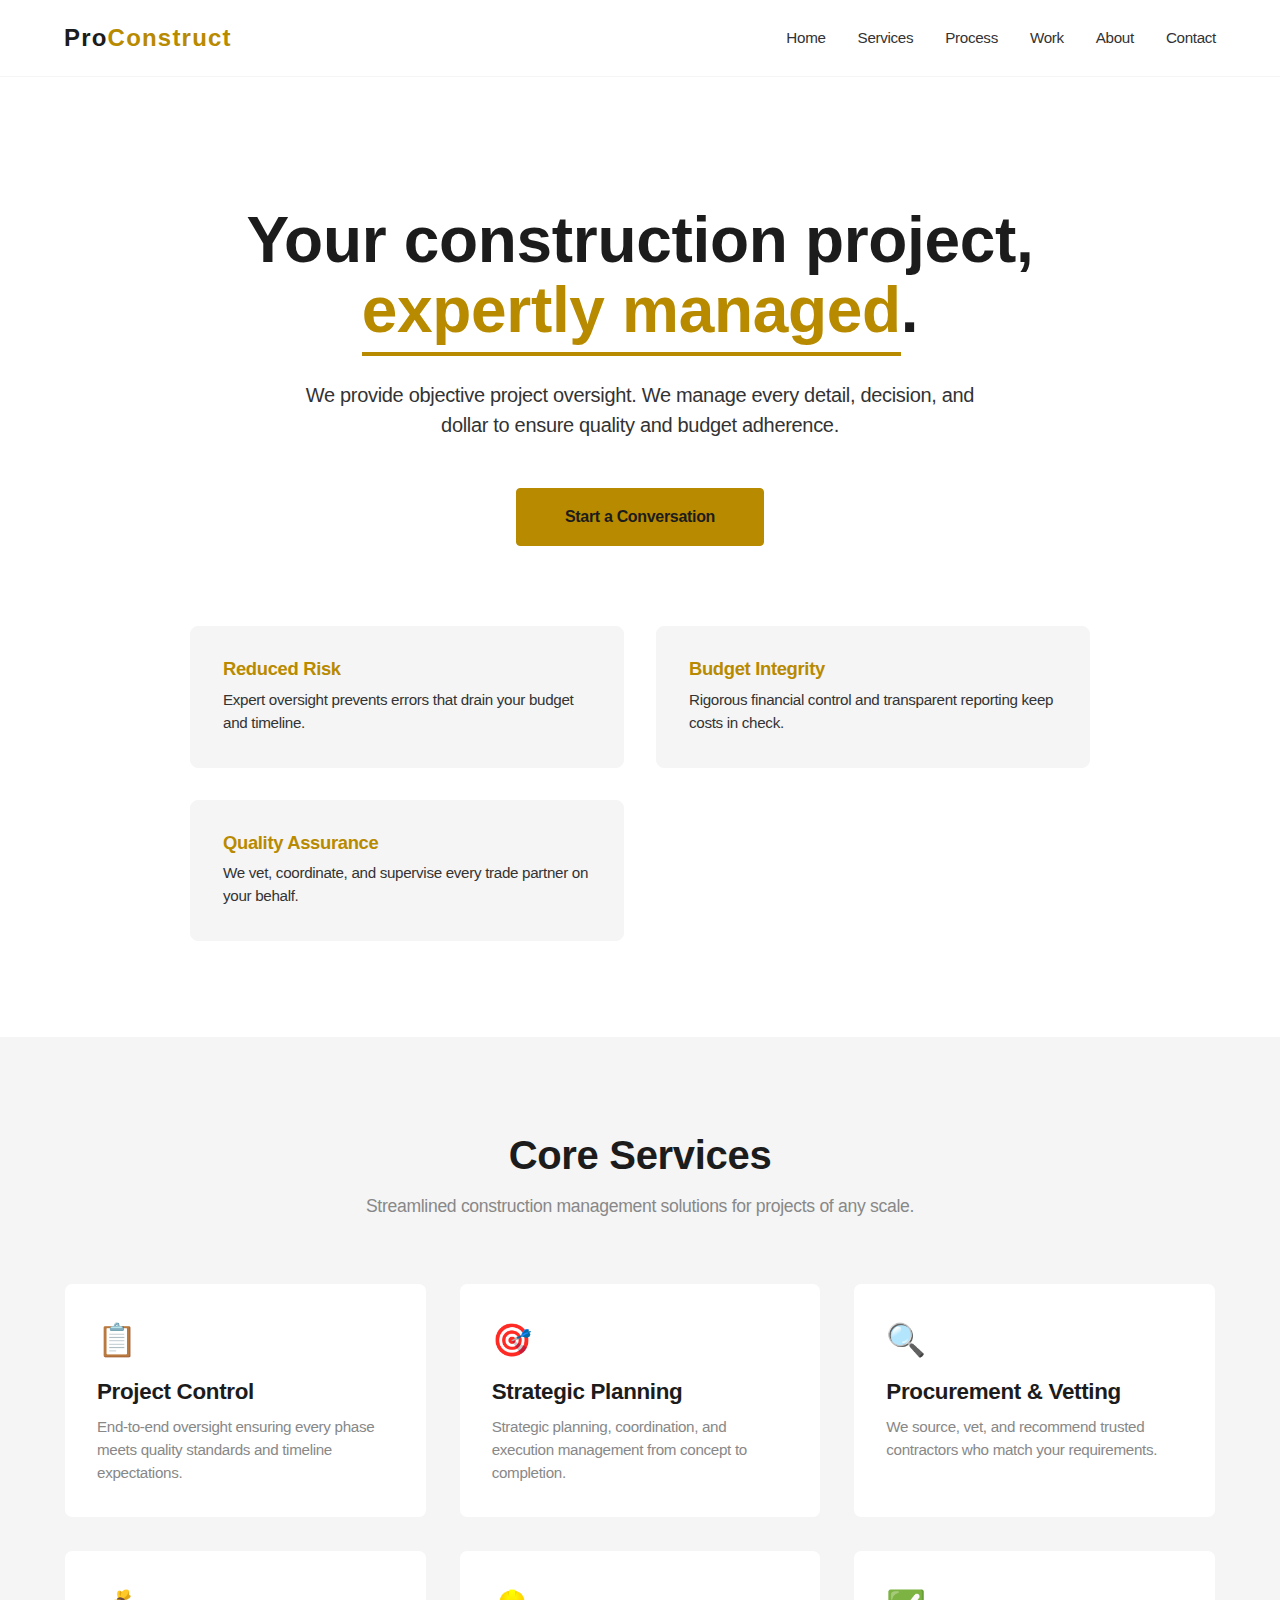
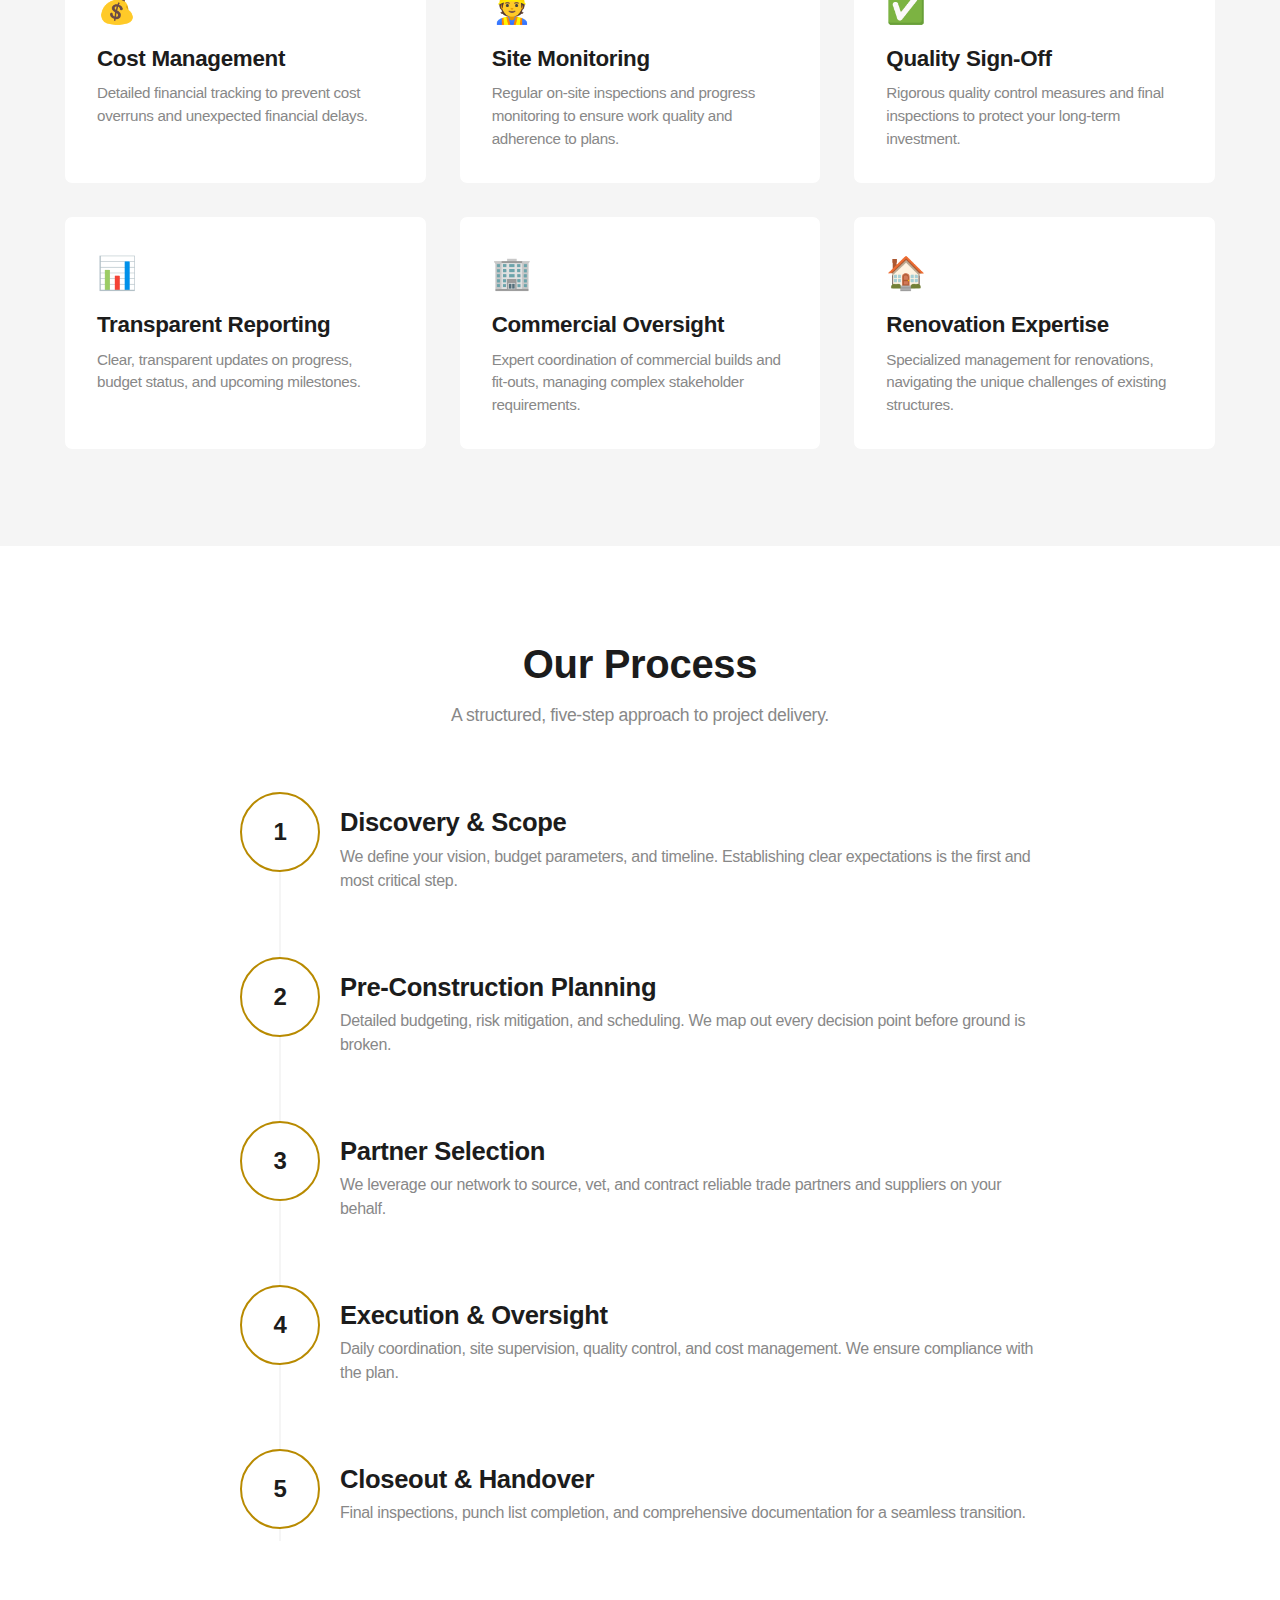
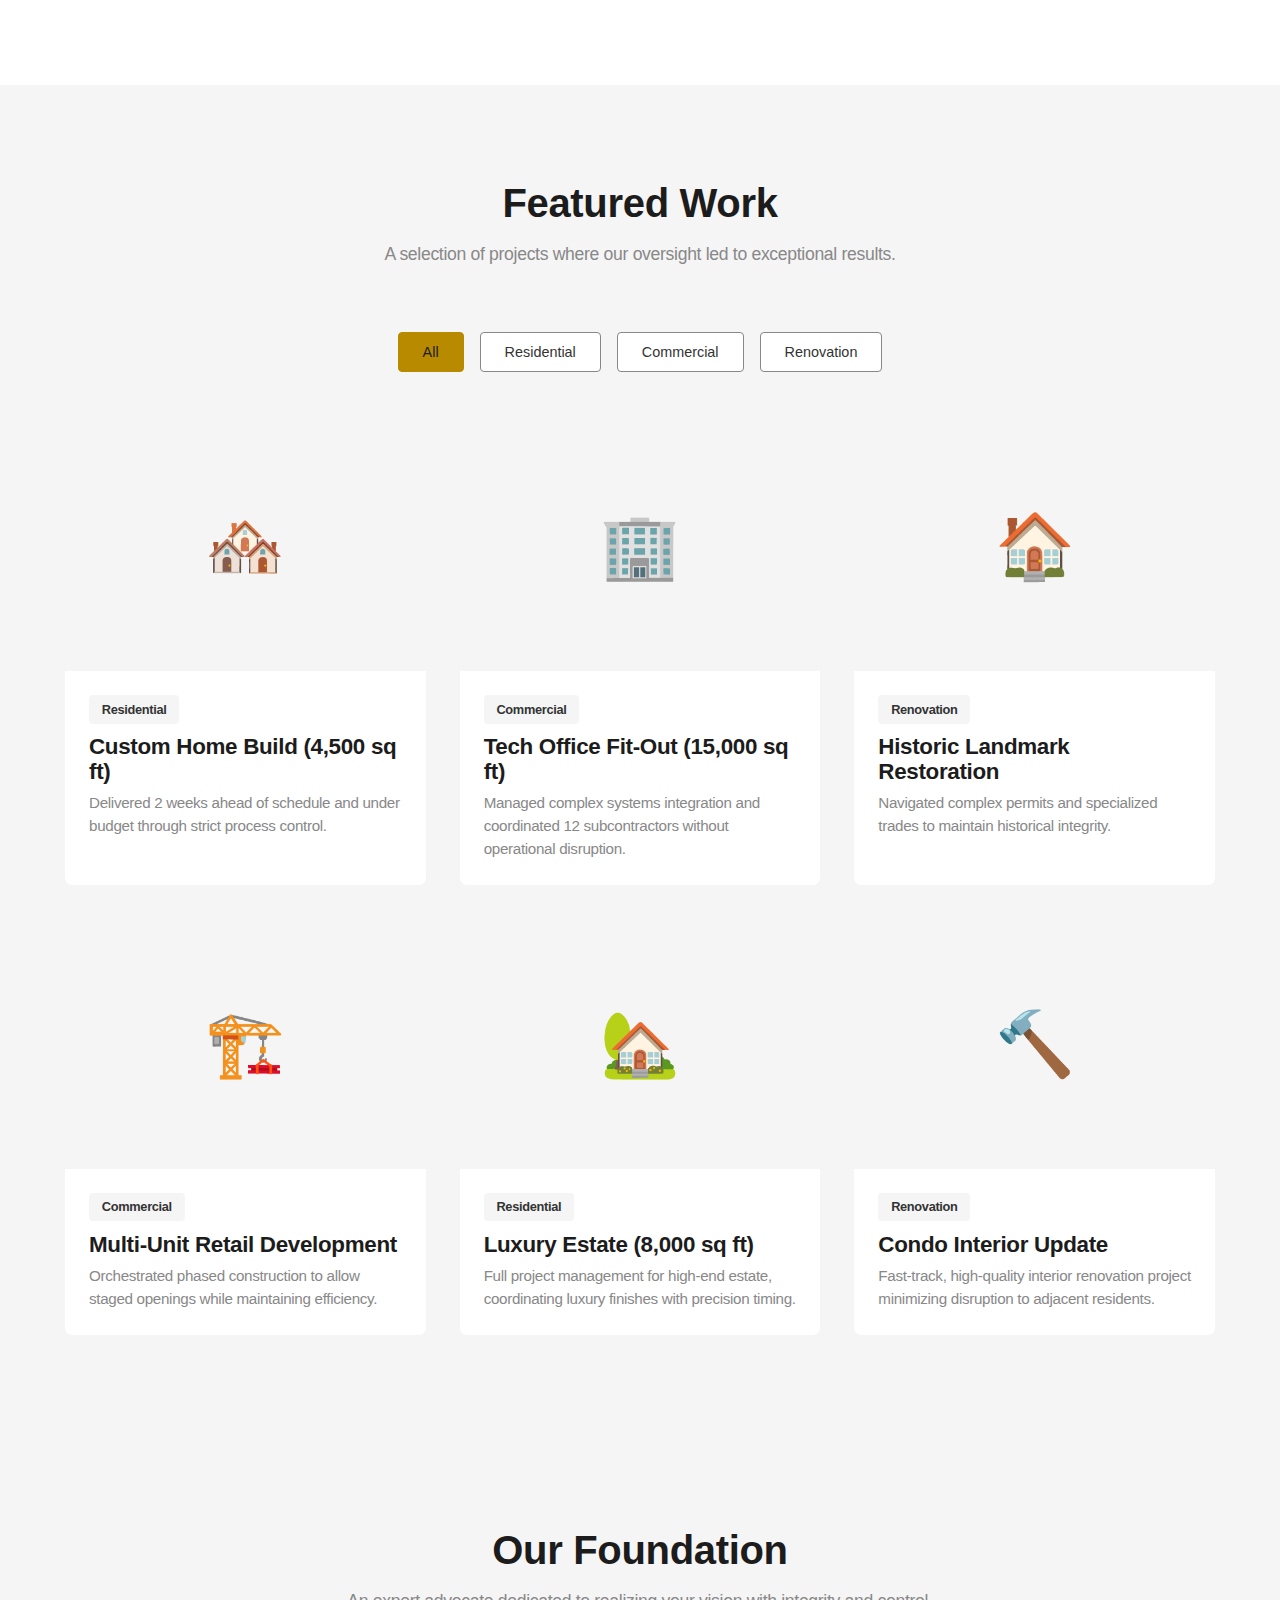
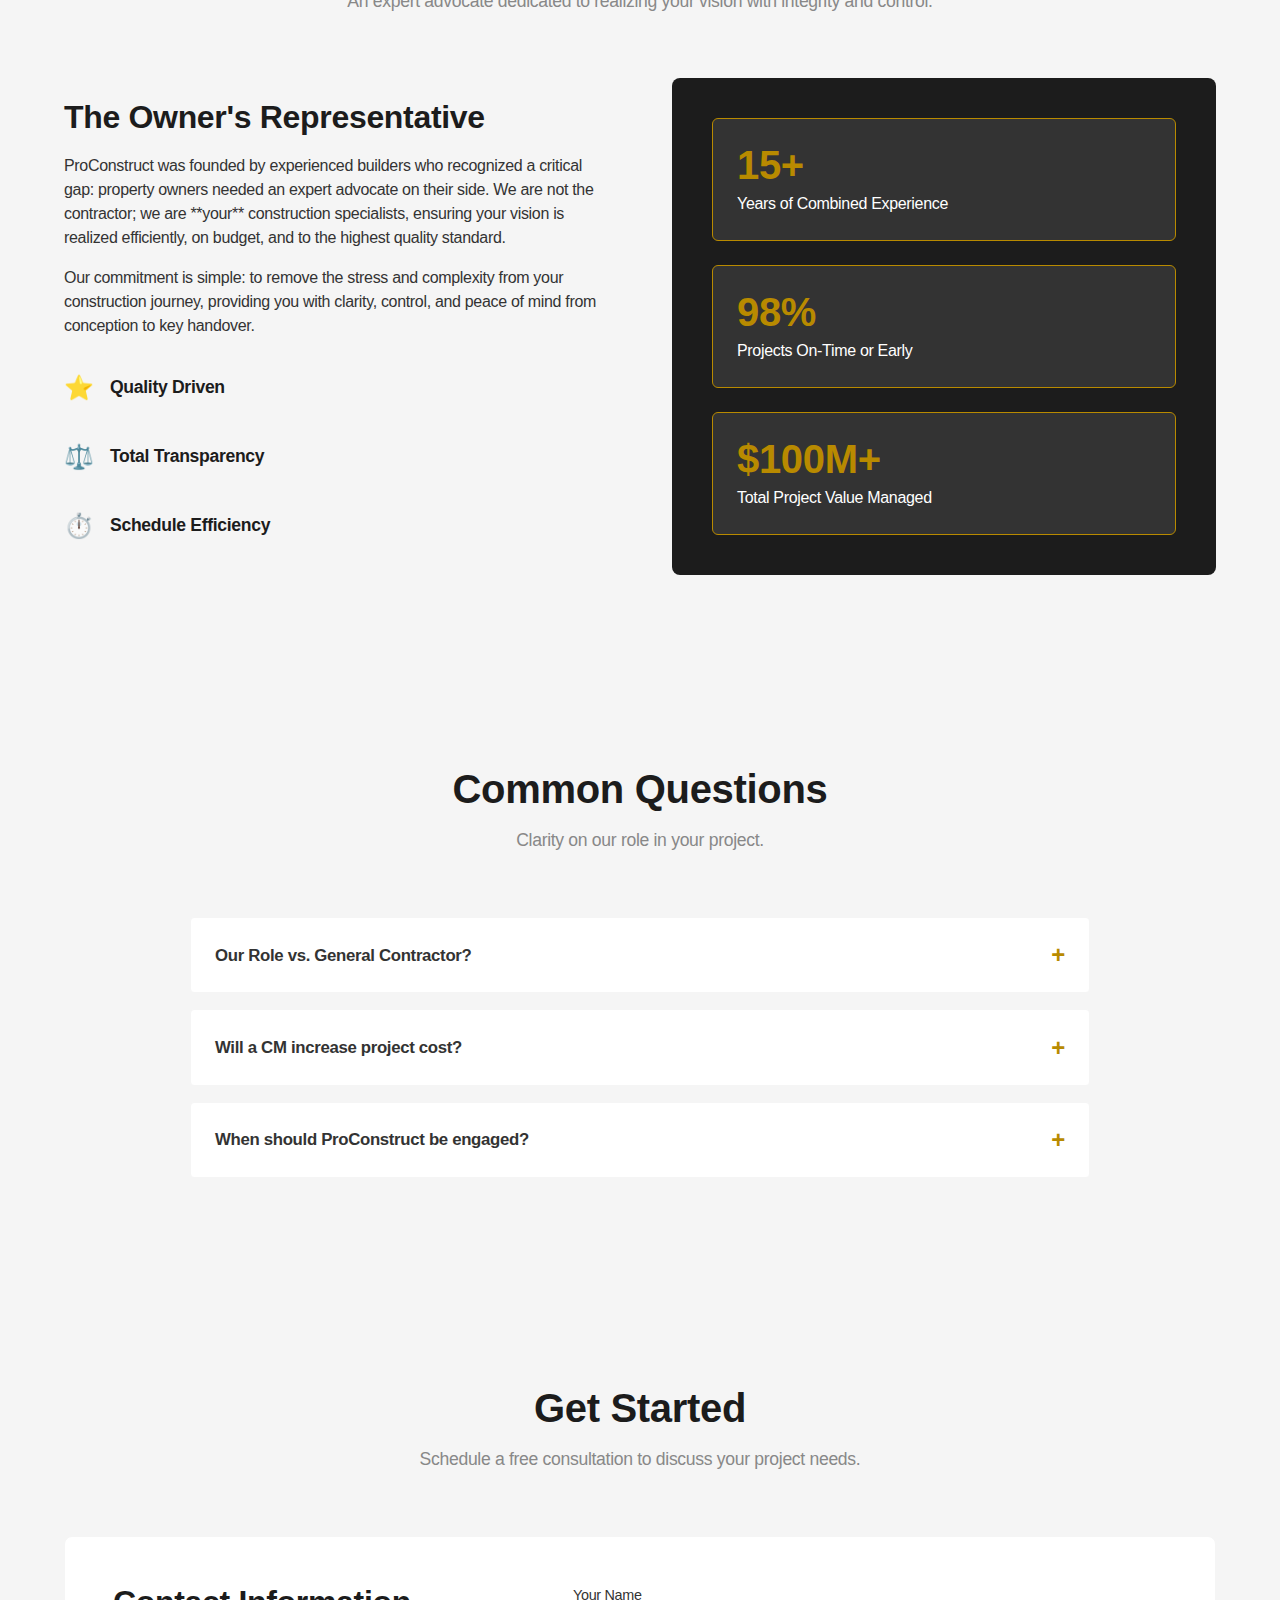
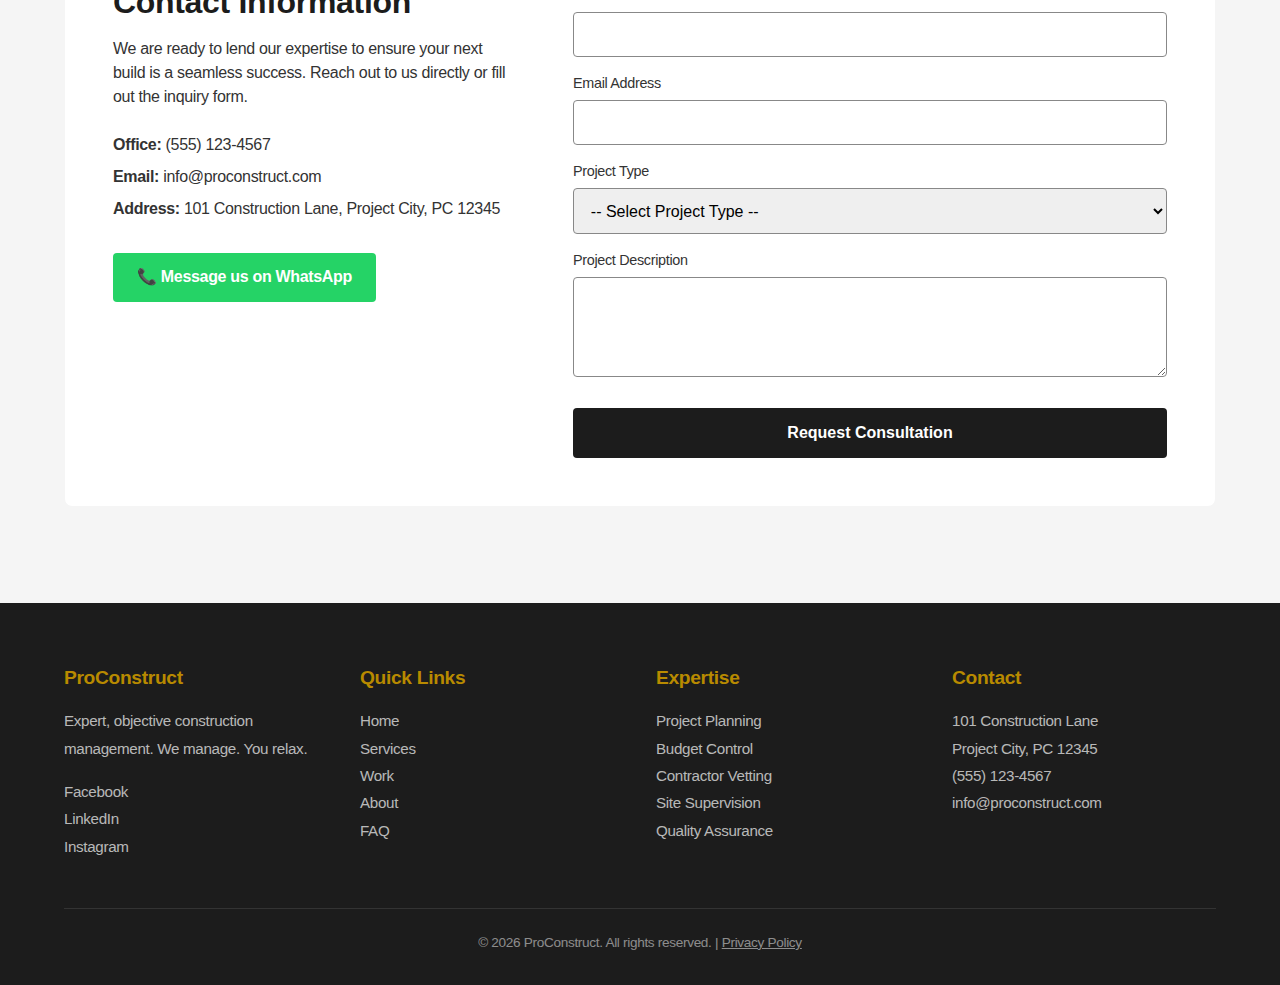
<file: Index.html>
<!DOCTYPE html>
<html lang="en">
<head>
    <meta charset="UTF-8">
    <meta name="viewport" content="width=device-width, initial-scale=1.0">
    <title>Pro Construct - Expert Construction Management & Project Oversight</title>
    <style>
        /* Base Reset */
        * {
            margin: 0;
            padding: 0;
            box-sizing: border-box;
        }

        /* Color Variables - Simplified & Muted */
        :root {
            --pure-white: #FFFFFF;
            --deep-charcoal: #1C1C1C;
            --muted-mustard: #B88A00; /* Subtle Gold/Mustard */
            --light-gray: #F5F5F5;
            --text-dark: #333333;
            --text-light: #888888;
        }

        body {
            font-family: 'Inter', 'Helvetica Neue', Helvetica, Arial, sans-serif;
            background: var(--light-gray);
            color: var(--text-dark);
            line-height: 1.5;
            overflow-x: hidden;
            letter-spacing: -0.02em; /* Modern typographic touch */
        }

        h1, h2, h3, h4 {
            font-family: inherit;
            color: var(--deep-charcoal);
            font-weight: 700;
            line-height: 1.1;
        }

        /* Navigation */
        nav {
            background: var(--pure-white);
            padding: 1.25rem 5%;
            position: sticky;
            top: 0;
            z-index: 1000;
            border-bottom: 1px solid var(--light-gray);
        }

        .nav-container {
            max-width: 1400px;
            margin: 0 auto;
            display: flex;
            justify-content: space-between;
            align-items: center;
        }

        .logo {
            font-size: 1.5rem;
            font-weight: 700;
            color: var(--deep-charcoal);
            letter-spacing: 0.05em;
        }

        .logo span {
            color: var(--muted-mustard);
            font-weight: 800;
        }

        .nav-links {
            display: flex;
            gap: 2rem;
            list-style: none;
        }

        .nav-links a {
            color: var(--text-dark);
            text-decoration: none;
            font-weight: 500;
            font-size: 0.95rem;
            transition: color 0.3s, border-bottom 0.3s;
            padding-bottom: 3px;
            border-bottom: 2px solid transparent;
        }

        .nav-links a:hover {
            color: var(--muted-mustard);
            border-bottom: 2px solid var(--muted-mustard);
        }

        .mobile-menu {
            display: none;
            cursor: pointer;
        }

        .mobile-menu span {
            display: block;
            width: 24px;
            height: 2px;
            background: var(--deep-charcoal);
            margin: 5px 0;
            transition: 0.3s;
        }

        /* Hero Section */
        .hero {
            background: var(--pure-white);
            padding: 8rem 5% 6rem;
            text-align: center;
            position: relative;
        }

        .hero-content {
            max-width: 900px;
            margin: 0 auto;
            position: relative;
            z-index: 1;
        }

        .hero h1 {
            font-size: 4rem;
            color: var(--deep-charcoal);
            margin-bottom: 1.5rem;
        }

        .hero h1 .highlight {
            color: var(--muted-mustard);
            border-bottom: 4px solid var(--muted-mustard);
            padding-bottom: 0.1em;
            display: inline-block;
        }

        .hero p {
            font-size: 1.25rem;
            color: var(--text-dark);
            margin-bottom: 3rem;
            max-width: 700px;
            margin-left: auto;
            margin-right: auto;
        }

        .benefits-grid {
            display: grid;
            grid-template-columns: repeat(auto-fit, minmax(280px, 1fr));
            gap: 2rem;
            margin-top: 5rem;
        }

        .benefit-card {
            background: var(--light-gray);
            padding: 2rem;
            border-radius: 8px;
            border: 1px solid var(--light-gray);
            transition: background 0.3s, border-color 0.3s;
            text-align: left;
        }

        .benefit-card:hover {
            background: var(--pure-white);
            border-color: var(--muted-mustard);
        }

        .benefit-card h3 {
            color: var(--muted-mustard);
            font-size: 1.15rem;
            margin-bottom: 0.6rem;
            font-weight: 600;
        }

        .benefit-card p {
            color: var(--text-dark);
            font-size: 0.95rem;
            margin: 0;
        }

        .cta-button {
            display: inline-block;
            background: var(--muted-mustard);
            color: var(--deep-charcoal);
            padding: 1rem 3rem;
            border-radius: 4px;
            text-decoration: none;
            font-weight: 600;
            font-size: 1rem;
            transition: background 0.3s, transform 0.3s;
            border: 1px solid var(--muted-mustard);
        }

        .cta-button:hover {
            background: var(--deep-charcoal);
            color: var(--pure-white);
            border-color: var(--deep-charcoal);
            transform: translateY(-2px);
        }

        /* Section Styles */
        section {
            padding: 6rem 5%;
            max-width: 1400px;
            margin: 0 auto;
        }

        .section-header {
            text-align: center;
            margin-bottom: 4rem;
        }

        .section-header h2 {
            font-size: 2.5rem;
            margin-bottom: 1rem;
        }

        .section-header .gold-line {
            display: none; /* Removing heavy lines for minimalist look */
        }

        .section-header p {
            font-size: 1.1rem;
            color: var(--text-light);
            max-width: 700px;
            margin: 0 auto;
        }

        /* Services Grid */
        .services-grid {
            display: grid;
            grid-template-columns: repeat(auto-fit, minmax(280px, 1fr));
            gap: 2rem;
        }

        .service-card {
            background: var(--pure-white);
            padding: 2rem;
            border-radius: 8px;
            border: 1px solid var(--light-gray);
            transition: border-color 0.3s, box-shadow 0.3s;
        }

        .service-card:hover {
            border-color: var(--muted-mustard);
            box-shadow: 0 4px 15px rgba(0, 0, 0, 0.05);
        }

        .service-icon {
            font-size: 2rem;
            margin-bottom: 1rem;
            color: var(--muted-mustard);
        }

        .service-card h3 {
            font-size: 1.4rem;
            margin-bottom: 0.7rem;
            font-weight: 600;
        }

        .service-card p {
            color: var(--text-light);
            font-size: 0.95rem;
        }

        /* How It Works (Process Timeline) */
        .process-timeline {
            position: relative;
            padding: 0;
            max-width: 800px;
            margin: 0 auto;
        }

        /* Vertical line for the timeline (subtle) */
        .process-timeline::before {
            content: '';
            position: absolute;
            top: 0;
            left: 39px;
            width: 2px;
            height: 100%;
            background: var(--light-gray);
            z-index: 0;
        }

        .process-step {
            display: flex;
            align-items: flex-start;
            margin-bottom: 3rem;
            position: relative;
            padding-left: 100px; /* Space for number + icon */
        }

        .step-number {
            position: absolute;
            left: 0;
            top: 0;
            width: 80px;
            height: 80px;
            border: 2px solid var(--muted-mustard);
            color: var(--deep-charcoal);
            border-radius: 50%;
            display: flex;
            align-items: center;
            justify-content: center;
            font-size: 1.5rem;
            font-weight: 700;
            background: var(--pure-white);
            z-index: 1;
        }
        
        .step-content {
            flex: 1;
            padding: 1rem 0;
        }

        .step-content h3 {
            font-size: 1.6rem;
            margin-bottom: 0.5rem;
            font-weight: 600;
        }

        .step-content p {
            color: var(--text-light);
            font-size: 1rem;
        }

        /* Projects Gallery */
        .projects-filter {
            display: flex;
            justify-content: center;
            gap: 1rem;
            margin-bottom: 3rem;
            flex-wrap: wrap;
        }

        .filter-btn {
            padding: 0.7rem 1.5rem;
            background: var(--pure-white);
            border: 1px solid var(--text-light);
            color: var(--text-dark);
            border-radius: 4px;
            cursor: pointer;
            font-weight: 500;
            transition: all 0.3s;
            font-size: 0.9rem;
        }

        .filter-btn:hover,
        .filter-btn.active {
            background: var(--muted-mustard);
            color: var(--deep-charcoal);
            border-color: var(--muted-mustard);
        }

        .projects-grid {
            display: grid;
            grid-template-columns: repeat(auto-fit, minmax(320px, 1fr));
            gap: 2rem;
        }

        .project-card {
            background: var(--pure-white);
            border-radius: 8px;
            overflow: hidden;
            border: 1px solid var(--light-gray);
            transition: transform 0.3s, box-shadow 0.3s;
        }

        .project-card:hover {
            transform: translateY(-5px);
            box-shadow: 0 10px 30px rgba(0, 0, 0, 0.08);
        }

        .project-image {
            width: 100%;
            height: 250px;
            background: var(--light-gray);
            display: flex;
            align-items: center;
            justify-content: center;
            color: var(--text-light);
            font-size: 4rem;
        }

        .project-info {
            padding: 1.5rem;
        }

        .project-category {
            display: inline-block;
            background: var(--light-gray);
            color: var(--text-dark);
            padding: 0.3rem 0.8rem;
            border-radius: 4px;
            font-size: 0.8rem;
            font-weight: 600;
            margin-bottom: 0.7rem;
        }

        .project-info h3 {
            font-size: 1.4rem;
            margin-bottom: 0.5rem;
        }

        .project-info p {
            color: var(--text-light);
            font-size: 0.95rem;
        }

        /* About Section */
        .about-content {
            display: grid;
            grid-template-columns: 1fr 1fr;
            gap: 4rem;
            align-items: center;
        }

        .about-text h3 {
            font-size: 2rem;
            margin-bottom: 1.2rem;
        }

        .about-text p {
            color: var(--text-dark);
            font-size: 1rem;
            margin-bottom: 1rem;
        }

        .values-list {
            display: grid;
            gap: 1rem;
            margin-top: 1.5rem;
        }

        .value-item {
            display: flex;
            align-items: center;
            gap: 1rem;
            padding: 0.5rem 0;
            border-bottom: 1px solid var(--light-gray);
        }

        .value-icon {
            font-size: 1.5rem;
            color: var(--muted-mustard);
            min-width: 30px;
        }

        .value-item h4 {
            font-size: 1.1rem;
            font-weight: 600;
            margin: 0;
        }

        .value-item p {
            display: none; /* Hiding description for ultra-minimalist bullet points */
        }

        .about-visual {
            background: var(--deep-charcoal);
            padding: 2.5rem;
            border-radius: 8px;
            display: grid;
            gap: 1.5rem;
        }

        .stat-box {
            background: rgba(255, 255, 255, 0.1);
            padding: 1.5rem;
            border-radius: 6px;
            border: 1px solid var(--muted-mustard);
        }

        .stat-box h4 {
            font-size: 2.5rem;
            color: var(--muted-mustard);
            margin-bottom: 0.3rem;
            font-weight: 800;
        }

        .stat-box p {
            color: var(--pure-white);
            font-size: 1rem;
            margin: 0;
        }

        /* FAQ Section */
        .faq-container {
            max-width: 900px;
            margin: 0 auto;
        }

        .faq-item {
            background: var(--pure-white);
            margin-bottom: 1rem;
            border-radius: 4px;
            border: 1px solid var(--light-gray);
        }

        .faq-question {
            padding: 1.2rem 1.5rem;
            cursor: pointer;
            display: flex;
            justify-content: space-between;
            align-items: center;
            font-weight: 600;
            font-size: 1.05rem;
        }

        .faq-question:hover {
            background: var(--light-gray);
        }

        .faq-toggle {
            font-size: 1.5rem;
            color: var(--muted-mustard);
            transition: transform 0.3s;
        }

        .faq-answer {
            padding: 0 1.5rem 1.5rem;
            color: var(--text-light);
            font-size: 1rem;
            border-top: 1px solid var(--light-gray);
        }
        
        /* Contact Section */
        .contact-container {
            display: grid;
            grid-template-columns: 1fr 1.5fr;
            gap: 4rem;
            background: var(--pure-white);
            padding: 3rem;
            border-radius: 8px;
            border: 1px solid var(--light-gray);
        }

        .contact-info h3 {
            font-size: 2rem;
            margin-bottom: 1rem;
        }

        .contact-info p {
            color: var(--text-dark);
            font-size: 1rem;
            margin-bottom: 1.5rem;
        }

        .whatsapp-btn {
            display: inline-flex;
            align-items: center;
            gap: 0.8rem;
            background: #25D366;
            color: white;
            padding: 0.8rem 1.5rem;
            border-radius: 4px;
            text-decoration: none;
            font-weight: 600;
            transition: opacity 0.3s;
        }

        .whatsapp-btn:hover {
            opacity: 0.85;
        }

        .contact-form {
            display: flex;
            flex-direction: column;
            gap: 1rem;
        }

        .form-group label {
            color: var(--text-dark);
            font-weight: 500;
            margin-bottom: 0.3rem;
            display: block;
            font-size: 0.9rem;
        }

        .form-group input,
        .form-group select,
        .form-group textarea {
            padding: 0.8rem;
            border: 1px solid var(--text-light);
            border-radius: 4px;
            font-size: 1rem;
            font-family: inherit;
            transition: border-color 0.3s;
            width: 100%;
        }

        .form-group input:focus,
        .form-group select:focus,
        .form-group textarea:focus {
            outline: none;
            border-color: var(--muted-mustard);
        }

        .form-group textarea {
            min-height: 100px;
        }

        .submit-btn {
            background: var(--deep-charcoal);
            color: var(--pure-white);
            padding: 1rem;
            border: none;
            border-radius: 4px;
            font-size: 1rem;
            font-weight: 600;
            cursor: pointer;
            transition: all 0.3s;
            margin-top: 0.5rem;
        }

        .submit-btn:hover {
            background: var(--muted-mustard);
            color: var(--deep-charcoal);
        }

        /* Footer */
        footer {
            background: var(--deep-charcoal);
            color: var(--pure-white);
            padding: 4rem 5% 2rem;
        }

        .footer-content {
            max-width: 1400px;
            margin: 0 auto;
            display: grid;
            grid-template-columns: repeat(auto-fit, minmax(200px, 1fr));
            gap: 2rem;
            margin-bottom: 3rem;
            font-size: 0.95rem;
        }

        .footer-section h3 {
            color: var(--muted-mustard);
            margin-bottom: 1.2rem;
            font-size: 1.2rem;
        }

        .footer-section p,
        .footer-section a {
            color: rgba(255, 255, 255, 0.7);
            line-height: 1.8;
            text-decoration: none;
            display: block;
        }

        .footer-section a:hover {
            color: var(--muted-mustard);
        }

        .footer-bottom {
            text-align: center;
            padding-top: 1.5rem;
            border-top: 1px solid rgba(255, 255, 255, 0.1);
            color: rgba(255, 255, 255, 0.5);
            font-size: 0.85rem;
        }

        /* Responsive Design */
        @media (max-width: 768px) {
            .nav-links {
                display: none;
                flex-direction: column;
                position: absolute;
                top: 100%;
                left: 0;
                width: 100%;
                background: var(--pure-white);
                border-top: 1px solid var(--light-gray);
                padding: 1rem 0;
            }
            .nav-links a {
                 color: var(--deep-charcoal);
                 padding: 0.75rem 5%;
                 width: 100%;
            }
            .mobile-menu {
                display: flex;
                flex-direction: column;
            }

            .hero h1 {
                font-size: 2.5rem;
            }

            .hero p {
                font-size: 1.1rem;
            }

            .section-header h2 {
                font-size: 2rem;
            }

            .about-content,
            .contact-container {
                grid-template-columns: 1fr;
                gap: 3rem;
            }
            
            .contact-container {
                padding: 2rem;
            }

            .process-timeline::before {
                left: 1rem; /* Adjust timeline position */
            }
            
            .process-step {
                padding-left: 3rem;
            }

            .step-number {
                width: 40px;
                height: 40px;
                font-size: 1.2rem;
                left: 0;
                top: 5px;
            }

            section {
                padding: 4rem 5%;
            }
        }
    </style>
    </head>
<body>
    <nav>
        <div class="nav-container">
            <div class="logo">Pro<span>Construct</span></div>
            <ul class="nav-links">
                <li><a href="#home">Home</a></li>
                <li><a href="#services">Services</a></li>
                <li><a href="#how-it-works">Process</a></li>
                <li><a href="#projects">Work</a></li>
                <li><a href="#about">About</a></li>
                <li><a href="#contact">Contact</a></li>
            </ul>
            <div class="mobile-menu">
                <span></span>
                <span></span>
                <span></span>
            </div>
        </div>
    </nav>

    <section class="hero" id="home">
        <div class="hero-content">
            <h1>Your construction project, <span class="highlight">expertly managed</span>.</h1>
            <p>We provide objective project oversight. We manage every detail, decision, and dollar to ensure quality and budget adherence.</p>
            <a href="#contact" class="cta-button">Start a Conversation</a>
            
            <div class="benefits-grid">
                <div class="benefit-card">
                    <h3>Reduced Risk</h3>
                    <p>Expert oversight prevents errors that drain your budget and timeline.</p>
                </div>
                <div class="benefit-card">
                    <h3>Budget Integrity</h3>
                    <p>Rigorous financial control and transparent reporting keep costs in check.</p>
                </div>
                <div class="benefit-card">
                    <h3>Quality Assurance</h3>
                    <p>We vet, coordinate, and supervise every trade partner on your behalf.</p>
                </div>
            </div>
        </div>
    </section>

    <section id="services">
        <div class="section-header">
            <h2>Core Services</h2>
            <div class="gold-line"></div>
            <p>Streamlined construction management solutions for projects of any scale.</p>
        </div>
        
        <div class="services-grid">
            <div class="service-card">
                <div class="service-icon">📋</div>
                <h3>Project Control</h3>
                <p>End-to-end oversight ensuring every phase meets quality standards and timeline expectations.</p>
            </div>
            
            <div class="service-card">
                <div class="service-icon">🎯</div>
                <h3>Strategic Planning</h3>
                <p>Strategic planning, coordination, and execution management from concept to completion.</p>
            </div>
            
            <div class="service-card">
                <div class="service-icon">🔍</div>
                <h3>Procurement & Vetting</h3>
                <p>We source, vet, and recommend trusted contractors who match your requirements.</p>
            </div>
            
            <div class="service-card">
                <div class="service-icon">💰</div>
                <h3>Cost Management</h3>
                <p>Detailed financial tracking to prevent cost overruns and unexpected financial delays.</p>
            </div>
            
            <div class="service-card">
                <div class="service-icon">👷</div>
                <h3>Site Monitoring</h3>
                <p>Regular on-site inspections and progress monitoring to ensure work quality and adherence to plans.</p>
            </div>
            
            <div class="service-card">
                <div class="service-icon">✅</div>
                <h3>Quality Sign-Off</h3>
                <p>Rigorous quality control measures and final inspections to protect your long-term investment.</p>
            </div>
            
            <div class="service-card">
                <div class="service-icon">📊</div>
                <h3>Transparent Reporting</h3>
                <p>Clear, transparent updates on progress, budget status, and upcoming milestones.</p>
            </div>
            
            <div class="service-card">
                <div class="service-icon">🏢</div>
                <h3>Commercial Oversight</h3>
                <p>Expert coordination of commercial builds and fit-outs, managing complex stakeholder requirements.</p>
            </div>
            
            <div class="service-card">
                <div class="service-icon">🏠</div>
                <h3>Renovation Expertise</h3>
                <p>Specialized management for renovations, navigating the unique challenges of existing structures.</p>
            </div>
        </div>
    </section>

    <section id="how-it-works" style="background: var(--pure-white);">
        <div class="section-header">
            <h2>Our Process</h2>
            <div class="gold-line"></div>
            <p>A structured, five-step approach to project delivery.</p>
        </div>
        
        <div class="process-timeline">
            <div class="process-step">
                <div class="step-number">1</div>
                <div class="step-content">
                    <h3>Discovery & Scope</h3>
                    <p>We define your vision, budget parameters, and timeline. Establishing clear expectations is the first and most critical step.</p>
                </div>
            </div>
            
            <div class="process-step">
                <div class="step-number">2</div>
                <div class="step-content">
                    <h3>Pre-Construction Planning</h3>
                    <p>Detailed budgeting, risk mitigation, and scheduling. We map out every decision point before ground is broken.</p>
                </div>
            </div>
            
            <div class="process-step">
                <div class="step-number">3</div>
                <div class="step-content">
                    <h3>Partner Selection</h3>
                    <p>We leverage our network to source, vet, and contract reliable trade partners and suppliers on your behalf.</p>
                </div>
            </div>
            
            <div class="process-step">
                <div class="step-number">4</div>
                <div class="step-content">
                    <h3>Execution & Oversight</h3>
                    <p>Daily coordination, site supervision, quality control, and cost management. We ensure compliance with the plan.</p>
                </div>
            </div>
            
            <div class="process-step">
                <div class="step-number">5</div>
                <div class="step-content">
                    <h3>Closeout & Handover</h3>
                    <p>Final inspections, punch list completion, and comprehensive documentation for a seamless transition.</p>
                </div>
            </div>
        </div>
    </section>

    <section id="projects" style="background: var(--light-gray);">
        <div class="section-header">
            <h2>Featured Work</h2>
            <div class="gold-line"></div>
            <p>A selection of projects where our oversight led to exceptional results.</p>
        </div>
        
        <div class="projects-filter">
            <button class="filter-btn active">All</button>
            <button class="filter-btn">Residential</button>
            <button class="filter-btn">Commercial</button>
            <button class="filter-btn">Renovation</button>
        </div>
        
        <div class="projects-grid">
            <div class="project-card">
                <div class="project-image">🏘️</div>
                <div class="project-info">
                    <span class="project-category">Residential</span>
                    <h3>Custom Home Build (4,500 sq ft)</h3>
                    <p>Delivered 2 weeks ahead of schedule and under budget through strict process control.</p>
                </div>
            </div>
            
            <div class="project-card">
                <div class="project-image">🏢</div>
                <div class="project-info">
                    <span class="project-category">Commercial</span>
                    <h3>Tech Office Fit-Out (15,000 sq ft)</h3>
                    <p>Managed complex systems integration and coordinated 12 subcontractors without operational disruption.</p>
                </div>
            </div>
            
            <div class="project-card">
                <div class="project-image">🏠</div>
                <div class="project-info">
                    <span class="project-category">Renovation</span>
                    <h3>Historic Landmark Restoration</h3>
                    <p>Navigated complex permits and specialized trades to maintain historical integrity.</p>
                </div>
            </div>
            
            <div class="project-card">
                <div class="project-image">🏗️</div>
                <div class="project-info">
                    <span class="project-category">Commercial</span>
                    <h3>Multi-Unit Retail Development</h3>
                    <p>Orchestrated phased construction to allow staged openings while maintaining efficiency.</p>
                </div>
            </div>
            
            <div class="project-card">
                <div class="project-image">🏡</div>
                <div class="project-info">
                    <span class="project-category">Residential</span>
                    <h3>Luxury Estate (8,000 sq ft)</h3>
                    <p>Full project management for high-end estate, coordinating luxury finishes with precision timing.</p>
                </div>
            </div>
            
            <div class="project-card">
                <div class="project-image">🔨</div>
                <div class="project-info">
                    <span class="project-category">Renovation</span>
                    <h3>Condo Interior Update</h3>
                    <p>Fast-track, high-quality interior renovation project minimizing disruption to adjacent residents.</p>
                </div>
            </div>
        </div>
    </section>

    <section id="about">
        <div class="section-header">
            <h2>Our Foundation</h2>
            <div class="gold-line"></div>
            <p>An expert advocate dedicated to realizing your vision with integrity and control.</p>
        </div>
        
        <div class="about-content">
            <div class="about-text">
                <h3>The Owner's Representative</h3>
                <p>ProConstruct was founded by experienced builders who recognized a critical gap: property owners needed an expert advocate on their side. We are not the contractor; we are **your** construction specialists, ensuring your vision is realized efficiently, on budget, and to the highest quality standard.</p>
                <p>Our commitment is simple: to remove the stress and complexity from your construction journey, providing you with clarity, control, and peace of mind from conception to key handover.</p>
                
                <div class="values-list">
                    <div class="value-item">
                        <div class="value-icon">⭐</div>
                        <div><h4>Quality Driven</h4></div>
                    </div>
                    <div class="value-item">
                        <div class="value-icon">⚖️</div>
                        <div><h4>Total Transparency</h4></div>
                    </div>
                    <div class="value-item">
                        <div class="value-icon">⏱️</div>
                        <div><h4>Schedule Efficiency</h4></div>
                    </div>
                </div>
            </div>
            
            <div class="about-visual">
                <div class="stat-box">
                    <h4>15+</h4>
                    <p>Years of Combined Experience</p>
                </div>
                <div class="stat-box">
                    <h4>98%</h4>
                    <p>Projects On-Time or Early</p>
                </div>
                <div class="stat-box">
                    <h4>$100M+</h4>
                    <p>Total Project Value Managed</p>
                </div>
            </div>
        </div>
    </section>
    
    <section id="faq" style="background: var(--light-gray);">
        <div class="section-header">
            <h2>Common Questions</h2>
            <div class="gold-line"></div>
            <p>Clarity on our role in your project.</p>
        </div>

        <div class="faq-container">
            <div class="faq-item">
                <div class="faq-question">
                    Our Role vs. General Contractor? <span class="faq-toggle">+</span>
                </div>
                <div class="faq-answer">
                    A General Contractor (GC) is responsible for the physical construction. ProConstruct is your Owner's Representative/Construction Manager, sitting on *your* side. We oversee the GC (or multiple subcontractors) to ensure they meet quality, budget, and schedule requirements, providing an impartial layer of control.
                </div>
            </div>

            <div class="faq-item">
                <div class="faq-question">
                    Will a CM increase project cost? <span class="faq-toggle">+</span>
                </div>
                <div class="faq-answer">
                    Our service is designed to **save** you money overall. By preventing costly change orders, catching contractor overcharges, ensuring optimal procurement, and keeping the schedule tight, we often generate savings that exceed our management fee.
                </div>
            </div>

            <div class="faq-item">
                <div class="faq-question">
                    When should ProConstruct be engaged? <span class="faq-toggle">+</span>
                </div>
                <div class="faq-answer">
                    The earlier, the better! Ideally, we are engaged during the design and planning phase, even before you select an architect. This allows us to perform crucial pre-construction services like budgeting and constructability reviews.
                </div>
            </div>
        </div>
    </section>

    <section id="contact">
        <div class="section-header">
            <h2>Get Started</h2>
            <div class="gold-line"></div>
            <p>Schedule a free consultation to discuss your project needs.</p>
        </div>

        <div class="contact-container">
            <div class="contact-info">
                <h3>Contact Information</h3>
                <p>We are ready to lend our expertise to ensure your next build is a seamless success. Reach out to us directly or fill out the inquiry form.</p>

                <div style="margin-bottom: 2rem; font-size: 0.95rem;">
                    <p style="margin-bottom: 0.5rem;"><strong>Office:</strong> (555) 123-4567</p>
                    <p style="margin-bottom: 0.5rem;"><strong>Email:</strong> info@proconstruct.com</p>
                    <p><strong>Address:</strong> 101 Construction Lane, Project City, PC 12345</p>
                </div>
                
                <a href="https://wa.me/15551234567" target="_blank" class="whatsapp-btn">
                    📞 Message us on WhatsApp
                </a>
            </div>

            <form class="contact-form" action="#" method="POST">
                <div class="form-group">
                    <label for="name">Your Name</label>
                    <input type="text" id="name" name="name" required>
                </div>
                
                <div class="form-group">
                    <label for="email">Email Address</label>
                    <input type="email" id="email" name="email" required>
                </div>
                
                <div class="form-group">
                    <label for="project-type">Project Type</label>
                    <select id="project-type" name="project-type" required>
                        <option value="">-- Select Project Type --</option>
                        <option value="Residential New Build">Residential New Build</option>
                        <option value="Commercial New Build">Commercial New Build</option>
                        <option value="Major Renovation">Major Renovation</option>
                        <option value="Small Project Oversight">Small Project Oversight</option>
                        <option value="Other">Other</option>
                    </select>
                </div>
                
                <div class="form-group">
                    <label for="message">Project Description</label>
                    <textarea id="message" name="message" required></textarea>
                </div>
                
                <button type="submit" class="submit-btn">Request Consultation</button>
            </form>
        </div>
    </section>

    <footer>
        <div class="footer-content">
            <div class="footer-section">
                <h3>ProConstruct</h3>
                <p>Expert, objective construction management. We manage. You relax.</p>
                <div style="margin-top: 1rem;">
                    <a href="#">Facebook</a>
                    <a href="#">LinkedIn</a>
                    <a href="#">Instagram</a>
                </div>
            </div>
            
            <div class="footer-section">
                <h3>Quick Links</h3>
                <a href="#home">Home</a>
                <a href="#services">Services</a>
                <a href="#projects">Work</a>
                <a href="#about">About</a>
                <a href="#faq">FAQ</a>
            </div>
            
            <div class="footer-section">
                <h3>Expertise</h3>
                <a href="#">Project Planning</a>
                <a href="#">Budget Control</a>
                <a href="#">Contractor Vetting</a>
                <a href="#">Site Supervision</a>
                <a href="#">Quality Assurance</a>
            </div>

            <div class="footer-section">
                <h3>Contact</h3>
                <p>101 Construction Lane</p>
                <p>Project City, PC 12345</p>
                <p>(555) 123-4567</p>
                <p>info@proconstruct.com</p>
            </div>
        </div>

        <div class="footer-bottom">
            &copy; <span id="current-year"></span> ProConstruct. All rights reserved. | <a href="#" style="display: inline; color: rgba(255, 255, 255, 0.5);">Privacy Policy</a>
        </div>
    </footer>

    <script>
        // Set current year for the footer
        document.getElementById('current-year').textContent = new Date().getFullYear();

        // FAQ Toggle Logic
        document.querySelectorAll('.faq-item').forEach(item => {
            const question = item.querySelector('.faq-question');
            const answer = item.querySelector('.faq-answer');
            const toggle = item.querySelector('.faq-toggle');

            // Initially hide the answer for CSS-based minimal display
            answer.style.display = 'none';
            toggle.textContent = '+'; // Ensure initial state is plus

            question.addEventListener('click', () => {
                const isOpen = answer.style.display === 'block';

                // Close all other open answers
                document.querySelectorAll('.faq-answer').forEach(ans => {
                    if (ans !== answer) {
                        ans.style.display = 'none';
                        ans.closest('.faq-item').querySelector('.faq-toggle').textContent = '+';
                    }
                });

                // Toggle the clicked answer
                answer.style.display = isOpen ? 'none' : 'block';
                toggle.textContent = isOpen ? '+' : '−';
            });
        });

        // Mobile Menu Toggle
        document.querySelector('.mobile-menu').addEventListener('click', () => {
            const navLinks = document.querySelector('.nav-links');
            const isVisible = navLinks.style.display === 'flex';

            if (window.innerWidth <= 768) {
                if (isVisible) {
                    navLinks.style.display = 'none';
                } else {
                    navLinks.style.display = 'flex';
                }
            }
        });

        // Close mobile menu on link click
        document.querySelectorAll('.nav-links a').forEach(link => {
             link.addEventListener('click', () => {
                if (window.innerWidth <= 768) {
                    document.querySelector('.nav-links').style.display = 'none';
                }
             });
        });
    </script>
</body>
</html>
</file>
